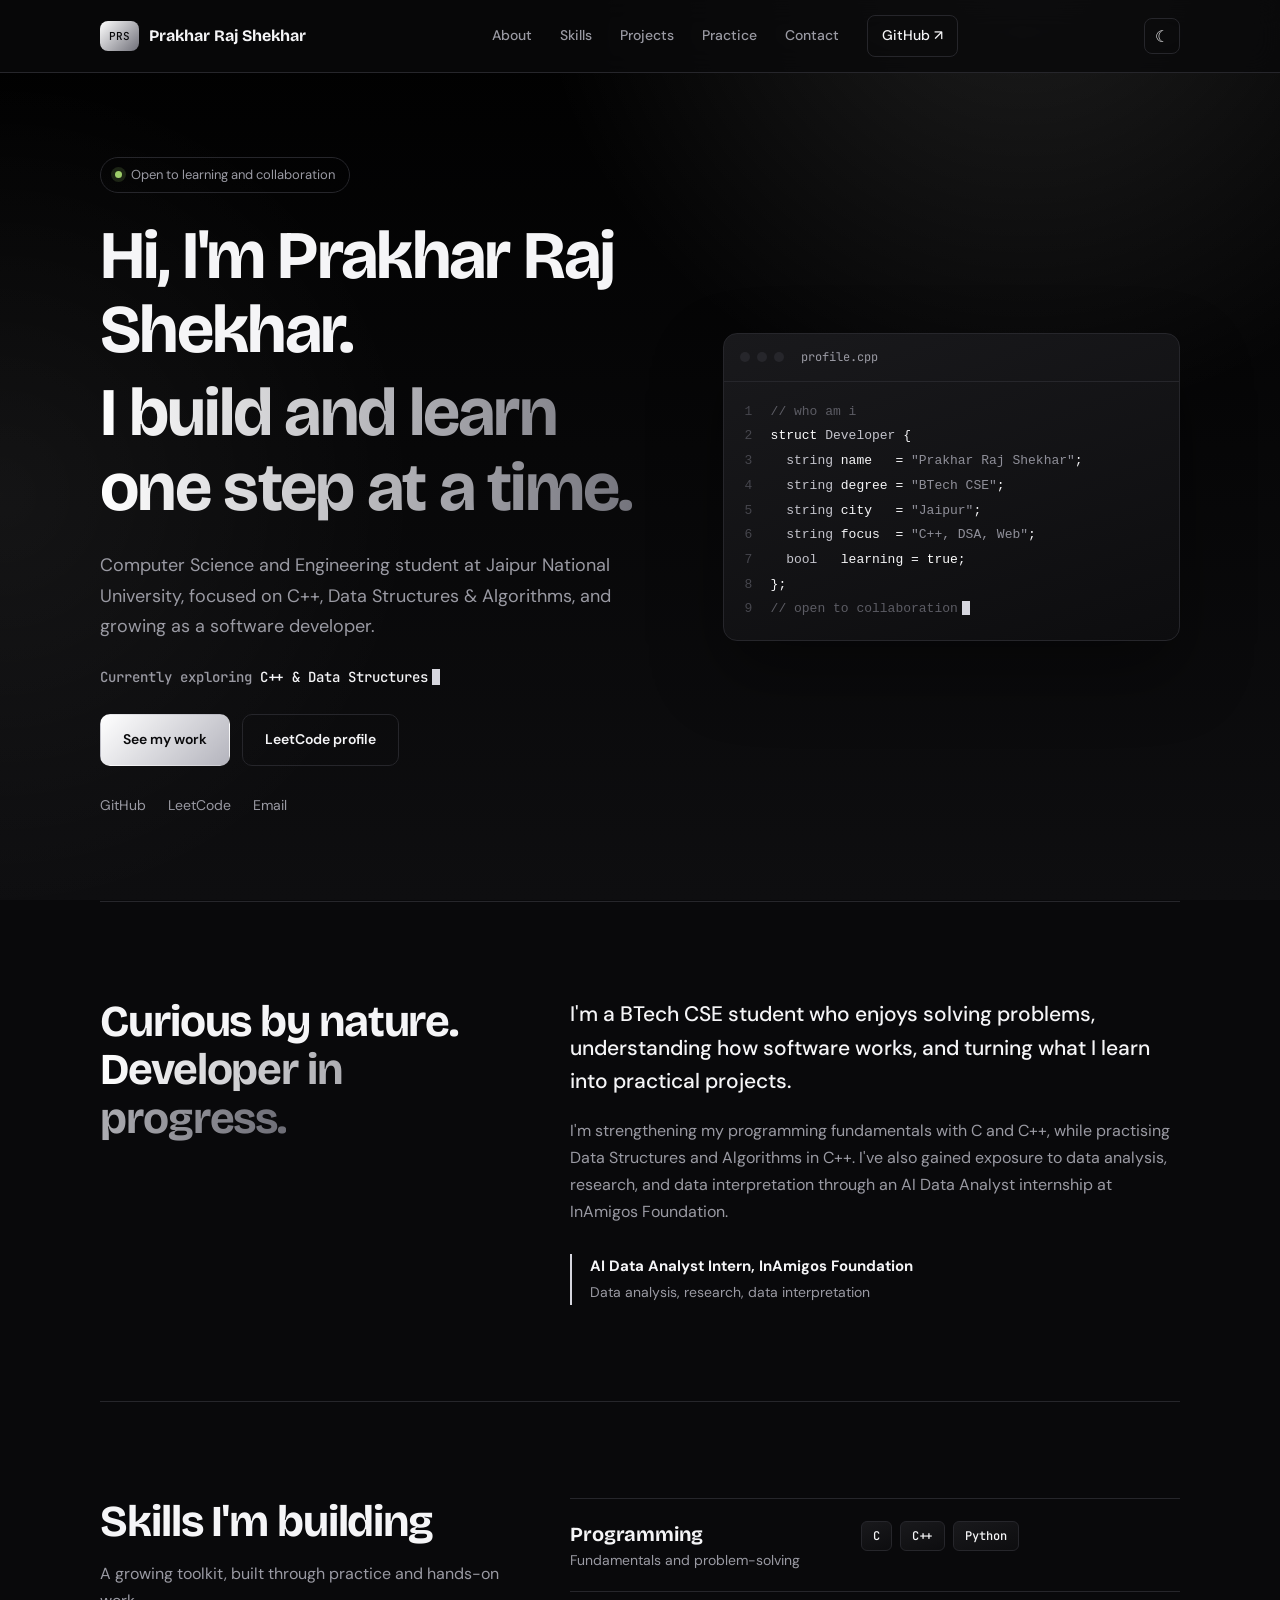
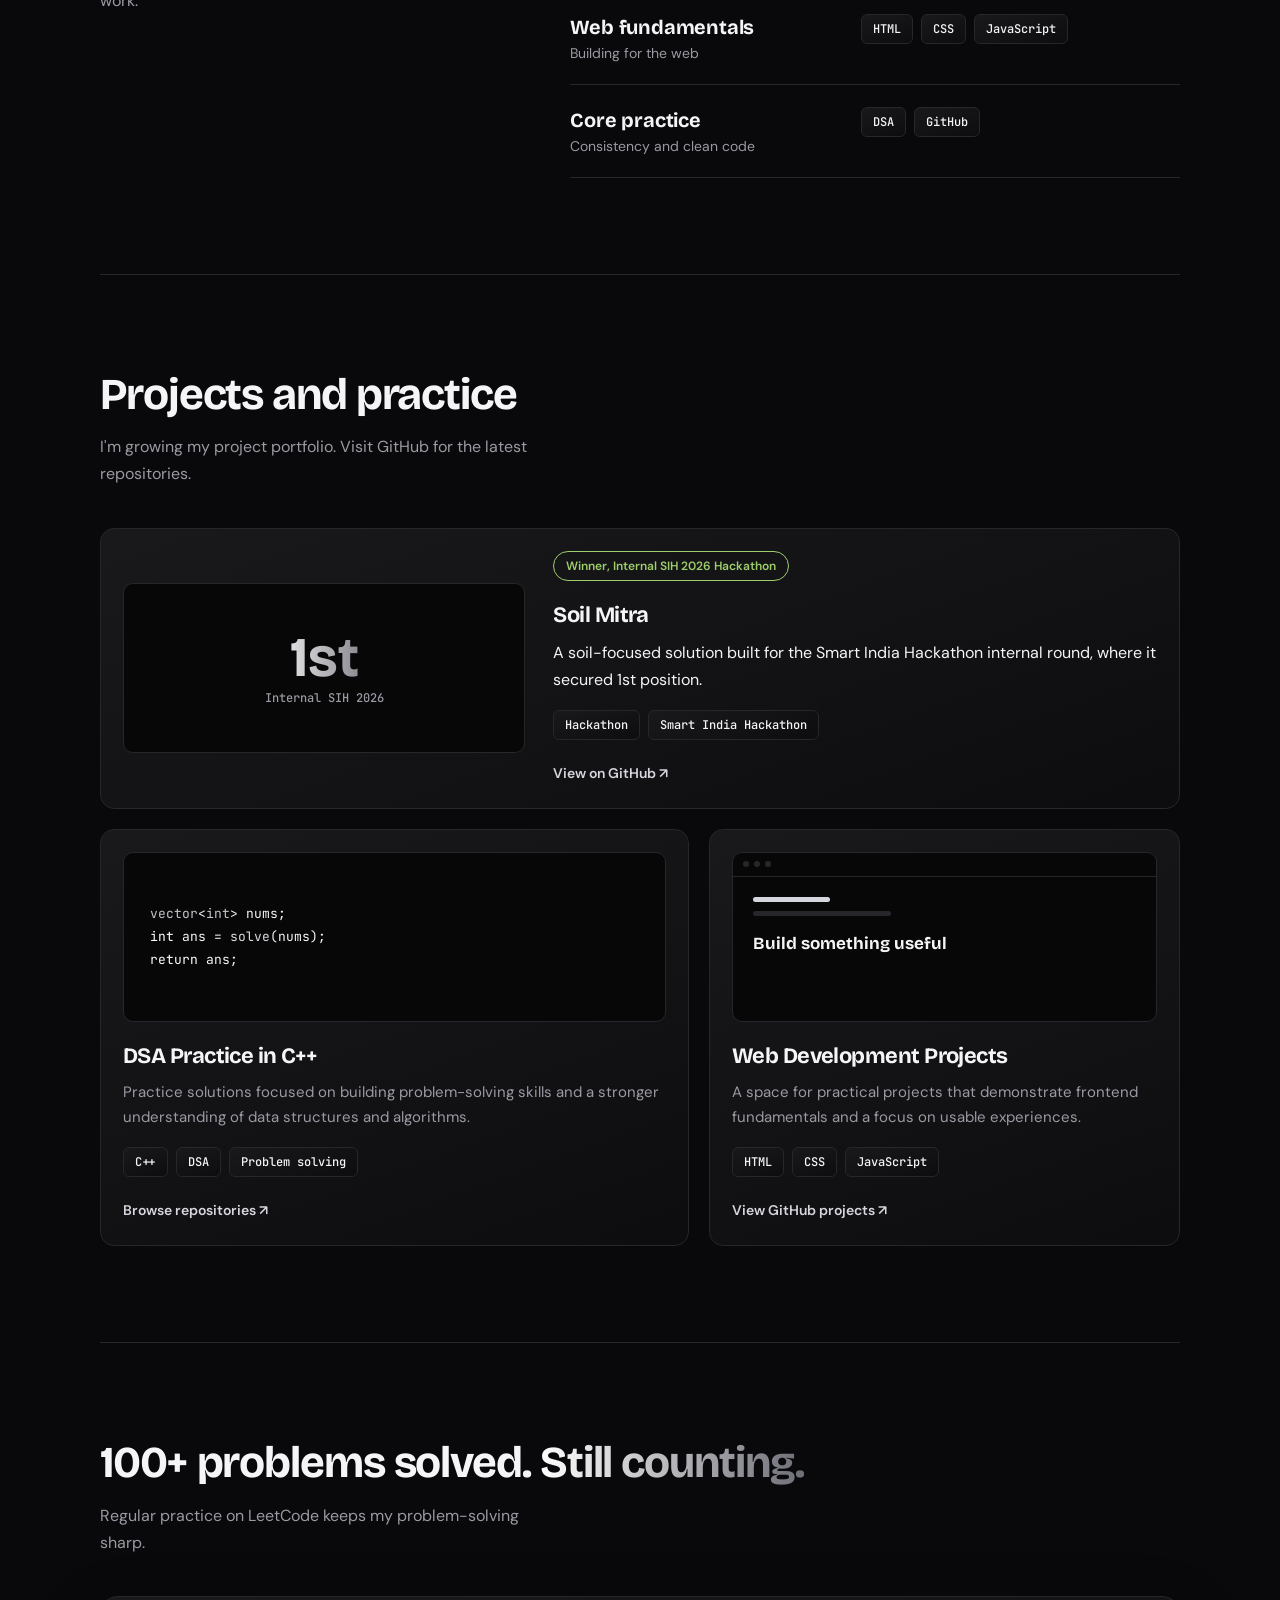
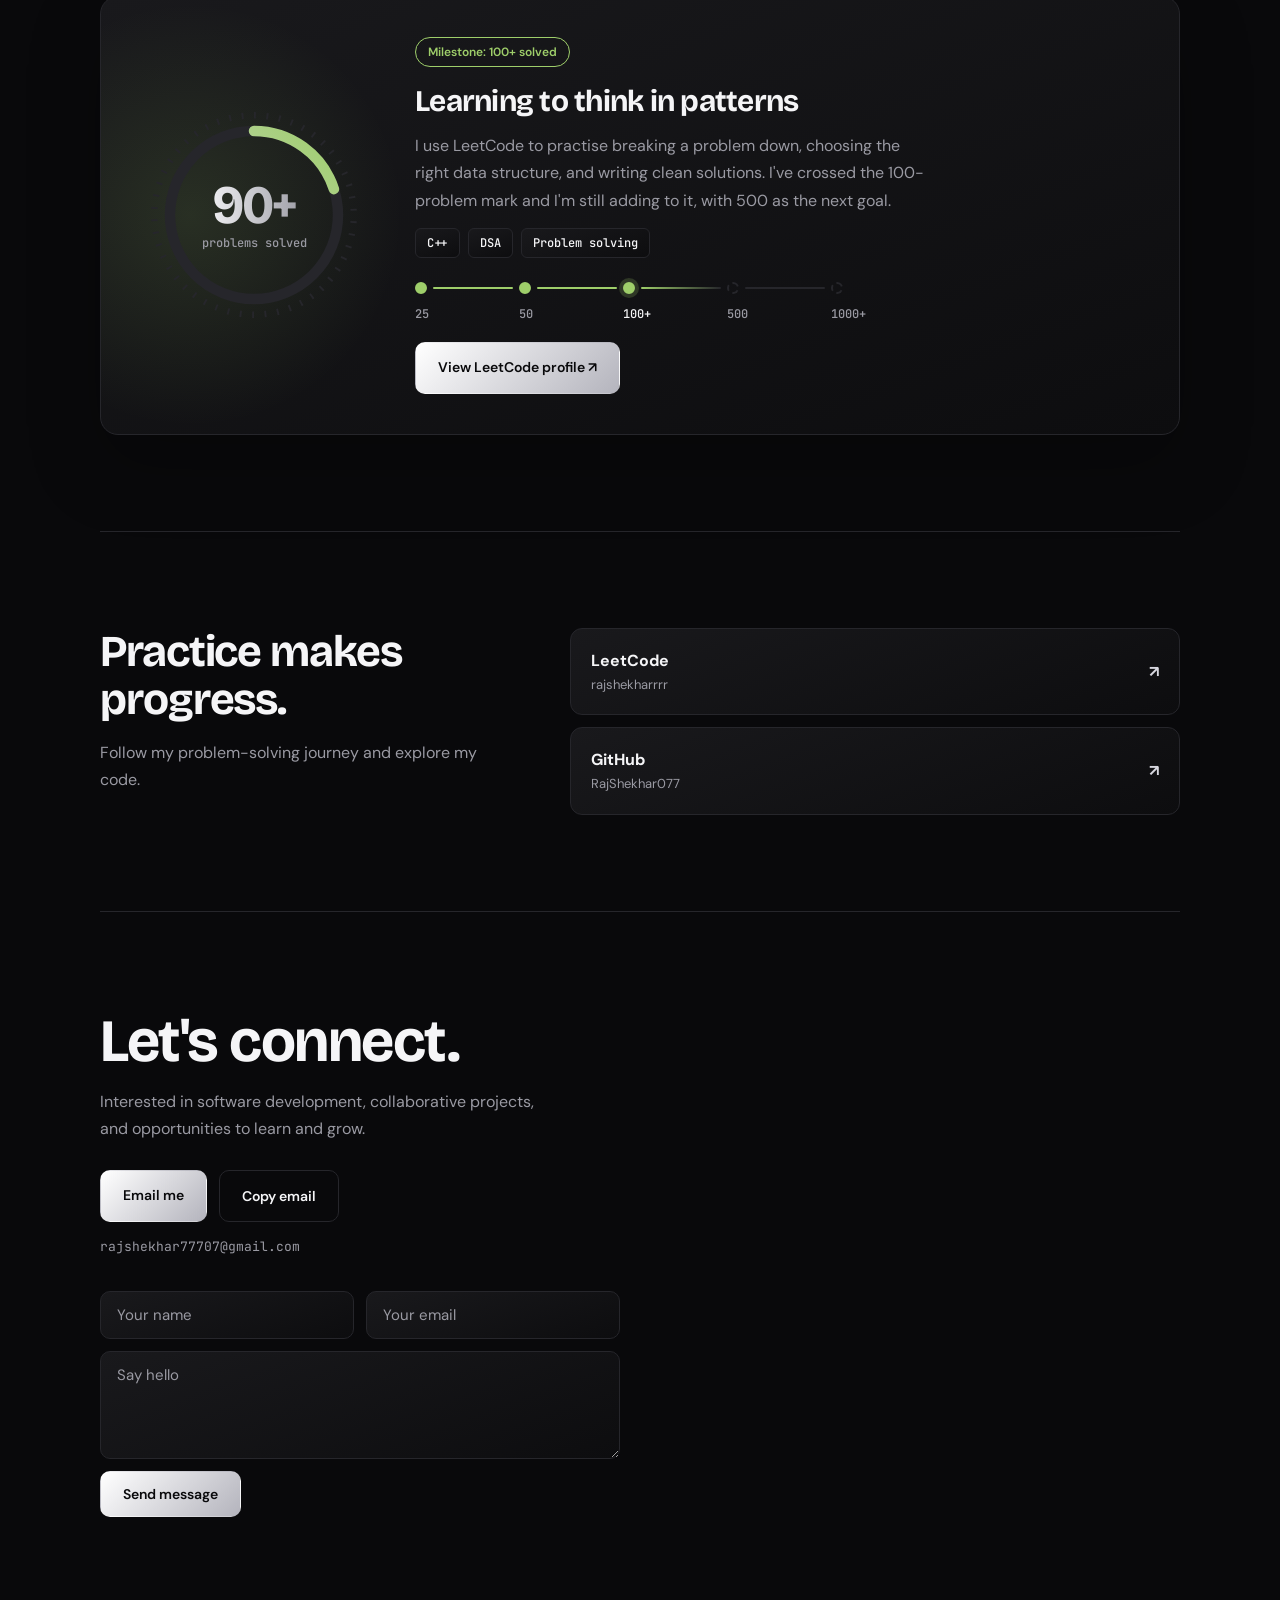
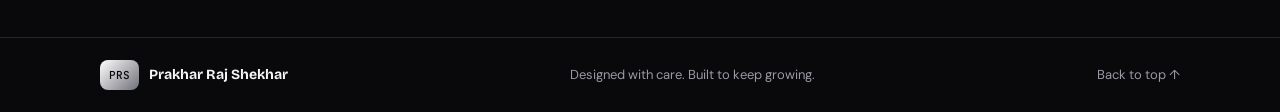
<file: index.html>
<!doctype html>
<html lang="en">
<head>
  <meta charset="utf-8">
  <meta name="viewport" content="width=device-width, initial-scale=1">
  <meta name="theme-color" content="#09090b">
  <link rel="icon" href="data:image/svg+xml,<svg xmlns=%22http://www.w3.org/2000/svg%22 viewBox=%220 0 64 64%22><rect width=%2264%22 height=%2264%22 rx=%2214%22 fill=%22%2309090b%22/><text x=%2232%22 y=%2241%22 font-size=%2226%22 font-family=%22monospace%22 font-weight=%22bold%22 text-anchor=%22middle%22 fill=%22white%22>PRS</text></svg>">
  <meta name="description" content="Portfolio of Prakhar Raj Shekhar, a Computer Science and Engineering student interested in software development and problem-solving.">
  <title>Prakhar Raj Shekhar | Developer Portfolio</title>
  <link rel="preconnect" href="https://fonts.googleapis.com">
  <link rel="preconnect" href="https://fonts.gstatic.com" crossorigin>
  <link href="https://fonts.googleapis.com/css2?family=Bricolage+Grotesque:opsz,wght@12..96,600;12..96,700&family=DM+Sans:wght@400;500;600&family=JetBrains+Mono:wght@400;500&display=swap" rel="stylesheet">
  <link rel="stylesheet" href="style.css">
  <script>try{document.documentElement.dataset.theme=localStorage.getItem("theme")||"dark"}catch(e){document.documentElement.dataset.theme="dark"}document.documentElement.classList.add("js")</script>
</head>
<body>
  <a class="skip" href="#main">Skip to content</a>
  <div class="progress" aria-hidden="true"></div>
  <div class="cursor-glow" aria-hidden="true"></div>
  <header class="site-header">
    <nav class="nav wrap" aria-label="Main navigation">
      <a class="brand" href="#home"><span class="brand-mark">PRS</span><span>Prakhar Raj Shekhar</span></a>
      <div class="nav-links">
        <a href="#about">About</a><a href="#skills">Skills</a><a href="#projects">Projects</a><a href="#leetcode">Practice</a><a href="#contact">Contact</a>
        <a class="nav-cta" href="https://github.com/RajShekhar077" target="_blank" rel="noreferrer">GitHub ↗</a>
      </div>
    <div class="nav-tools"><button class="icon-btn" id="theme" type="button" aria-label="Switch to light theme">☾</button><button class="menu-toggle" type="button" aria-label="Toggle navigation" aria-expanded="false">☰</button></div>
    </nav>
  </header>

  <main id="main">
    <section class="hero wrap" id="home">
      <div class="hero-copy">
        <p class="status"><span class="dot"></span>Open to learning and collaboration</p>
        <h1>Hi, I'm Prakhar Raj Shekhar. <span>I build and learn one step at a time.</span></h1>
        <p class="lead">Computer Science and Engineering student at Jaipur National University, focused on C++, Data Structures &amp; Algorithms, and growing as a software developer.</p>
        <p class="roles">Currently exploring <span id="typed">C++ &amp; Data Structures</span><b class="caret" aria-hidden="true"></b></p>
        <div class="actions">
          <a class="btn primary" href="#projects">See my work</a>
          <a class="btn" href="https://leetcode.com/u/rajshekharrrr/" target="_blank" rel="noreferrer">LeetCode profile</a>
        </div>
        <div class="quick-links">
          <a href="https://github.com/RajShekhar077" target="_blank" rel="noreferrer">GitHub</a>
          <a href="https://leetcode.com/u/rajshekharrrr/" target="_blank" rel="noreferrer">LeetCode</a>
          <a href="mailto:rajshekhar77707@gmail.com">Email</a>
        </div>
      </div>
      <div class="editor" role="img" aria-label="C++ code snippet describing Prakhar: BTech CSE student in Jaipur focused on C++, DSA and web">
        <div class="bar"><i></i><i></i><i></i><span>profile.cpp</span></div>
        <pre class="code"><code><span class="l"><em class="c">// who am i</em></span><span class="l"><em class="k">struct</em> <em class="t">Developer</em> {</span><span class="l">  <em class="t">string</em> name   = <em class="s">"Prakhar Raj Shekhar"</em>;</span><span class="l">  <em class="t">string</em> degree = <em class="s">"BTech CSE"</em>;</span><span class="l">  <em class="t">string</em> city   = <em class="s">"Jaipur"</em>;</span><span class="l">  <em class="t">string</em> focus  = <em class="s">"C++, DSA, Web"</em>;</span><span class="l">  <em class="t">bool</em>   learning = <em class="k">true</em>;</span><span class="l">};</span><span class="l"><em class="c">// open to collaboration</em><b class="caret"></b></span></code></pre>
      </div>
    </section>

    <section class="section wrap split" id="about">
      <h2>Curious by nature. <span>Developer in progress.</span></h2>
      <div class="about-content">
        <p class="big">I'm a BTech CSE student who enjoys solving problems, understanding how software works, and turning what I learn into practical projects.</p>
        <p>I'm strengthening my programming fundamentals with C and C++, while practising Data Structures and Algorithms in C++. I've also gained exposure to data analysis, research, and data interpretation through an AI Data Analyst internship at InAmigos Foundation.</p>
        <div class="note"><strong>AI Data Analyst Intern, InAmigos Foundation</strong><span>Data analysis, research, data interpretation</span></div>
      </div>
    </section>

    <section class="section wrap split" id="skills">
      <div>
        <h2>Skills I'm building</h2>
        <p class="intro">A growing toolkit, built through practice and hands-on work.</p>
      </div>
      <dl class="skill-list">
        <div class="row"><dt>Programming<small>Fundamentals and problem-solving</small></dt><dd class="chips"><span>C</span><span>C++</span><span>Python</span></dd></div>
        <div class="row"><dt>Web fundamentals<small>Building for the web</small></dt><dd class="chips"><span>HTML</span><span>CSS</span><span>JavaScript</span></dd></div>
        <div class="row"><dt>Core practice<small>Consistency and clean code</small></dt><dd class="chips"><span>DSA</span><span>GitHub</span></dd></div>
      </dl>
    </section>

    <section class="section wrap" id="projects">
      <h2>Projects and practice</h2>
      <p class="intro">I'm growing my project portfolio. Visit GitHub for the latest repositories.</p>
      <div class="projects">
        <article class="project featured">
  <div class="visual v-win">
    <strong>1st</strong>
    <span>Internal SIH 2026</span>
  </div>
  <div class="project-body">
    <span class="badge">Winner, Internal SIH 2026 Hackathon</span>
    <!-- TODO: add one line on the problem Soil Mitra solves and your tech stack chips -->
    <h3>Soil Mitra</h3>
    <p>A soil-focused solution built for the Smart India Hackathon internal round, where it secured 1st position.</p>
    <div class="chips"><span>Hackathon</span><span>Smart India Hackathon</span></div>
    <a class="more" href="https://github.com/RajShekhar077/Soil-Mitra" target="_blank" rel="noreferrer">View on GitHub ↗</a>
  </div>
</article>
        <article class="project">
          <div class="visual v-code"><span><em class="t">vector</em>&lt;<em class="t">int</em>&gt; nums;</span><span><em class="k">int</em> ans = <em class="f">solve</em>(nums);</span><span><em class="k">return</em> ans;</span></div>
          <h3>DSA Practice in C++</h3>
          <p>Practice solutions focused on building problem-solving skills and a stronger understanding of data structures and algorithms.</p>
          <div class="chips"><span>C++</span><span>DSA</span><span>Problem solving</span></div>
          <a class="more" href="https://github.com/RajShekhar077/DSA-Practice" target="_blank" rel="noreferrer">Browse repositories ↗</a>
        </article>
        <article class="project">
          <div class="visual v-web"><div class="browser"><i></i><i></i><i></i></div><div class="page"><span></span><span></span><b>Build something useful</b></div></div>
          <h3>Web Development Projects</h3>
          <p>A space for practical projects that demonstrate frontend fundamentals and a focus on usable experiences.</p>
          <div class="chips"><span>HTML</span><span>CSS</span><span>JavaScript</span></div>
          <a class="more" href="https://github.com/RajShekhar077/Web-Development-Projects" target="_blank" rel="noreferrer">View GitHub projects ↗</a>
        </article>
      </div>
    </section>

    <section class="section wrap" id="leetcode">
      <h2>100+ problems solved. <span>Still counting.</span></h2>
      <p class="intro">Regular practice on LeetCode keeps my problem-solving sharp.</p>
      <div class="lc-card">
        <div class="lc-ring" role="img" aria-label="Over 100 LeetCode problems solved">
          <svg viewBox="0 0 200 200" aria-hidden="true">
            <defs><linearGradient id="lcGrad" x1="0" y1="0" x2="1" y2="1"><stop offset="0" style="stop-color:var(--accent)"/><stop offset="1" style="stop-color:var(--green)"/></linearGradient></defs>
            <circle class="ring-ticks" cx="100" cy="100" r="95" pathLength="100"/>
            <circle class="ring-bg" cx="100" cy="100" r="80" pathLength="100"/>
            <circle class="ring-fg" cx="100" cy="100" r="80" pathLength="100"/>
          </svg>
          <div class="ring-label"><strong data-count="100" data-suffix="+">100+</strong><span>problems solved</span></div>
        </div>
        <div class="lc-body">
          <span class="badge">Milestone: 100+ solved</span>
          <h3>Learning to think in patterns</h3>
          <p>I use LeetCode to practise breaking a problem down, choosing the right data structure, and writing clean solutions. I've crossed the 100-problem mark and I'm still adding to it, with 500 as the next goal.</p>
          <div class="chips"><span>C++</span><span>DSA</span><span>Problem solving</span></div>
          <ol class="lc-steps" aria-label="Problems solved milestones"><li class="done">25</li><li class="done">50</li><li class="done now" aria-current="step">100+</li><li class="next">500</li><li class="next">1000+</li></ol>
          <div class="actions"><a class="btn primary" href="https://leetcode.com/u/rajshekharrrr/" target="_blank" rel="noreferrer">View LeetCode profile ↗</a></div>
        </div>
      </div>
    </section>

    <section class="section wrap split" id="coding">
      <div>
        <h2>Practice makes progress.</h2>
        <p class="intro">Follow my problem-solving journey and explore my code.</p>
      </div>
      <div class="link-rows">
        <a href="https://leetcode.com/u/rajshekharrrr/" target="_blank" rel="noreferrer"><span><strong>LeetCode</strong><small>rajshekharrrr</small></span><b>↗</b></a>
        <a href="https://github.com/RajShekhar077" target="_blank" rel="noreferrer"><span><strong>GitHub</strong><small>RajShekhar077</small></span><b>↗</b></a>
      </div>
    </section>

    <section class="section wrap contact" id="contact">
      <h2>Let's connect.</h2>
      <p class="intro">Interested in software development, collaborative projects, and opportunities to learn and grow.</p>
      <div class="actions"><a class="btn primary" href="mailto:rajshekhar77707@gmail.com">Email me</a><button class="btn" id="copy" type="button">Copy email</button></div>
      <p class="email">rajshekhar77707@gmail.com</p>
      <form class="contact-form" aria-label="Send a message">
        <div class="form-row"><input name="name" placeholder="Your name" aria-label="Your name" autocomplete="name" required><input name="email" type="email" placeholder="Your email" aria-label="Your email" autocomplete="email" required></div>
        <textarea name="message" rows="4" placeholder="Say hello" aria-label="Message" required></textarea>
        <button class="btn primary" type="submit">Send message</button>
      </form>
    </section>
  </main>

  <footer class="footer"><div class="wrap footer-inner"><a class="brand" href="#home"><span class="brand-mark">PRS</span><span>Prakhar Raj Shekhar</span></a><p>Designed with care. Built to keep growing.</p><a href="#home">Back to top ↑</a></div></footer>
  <button class="to-top" type="button" aria-label="Back to top">↑</button>
  <div class="toast" role="status" aria-live="polite"></div>
  <script src="script.js"></script>
</body>
</html>
</file>
<file: style.css>
*{box-sizing:border-box}
:root{--bg:#09090b;--panel:linear-gradient(160deg,#19191c,#0d0d0f);--ink:#f5f5f7;--muted:#9a9aa3;--line:#26262b;--accent:#d6d6de;--green:#9ece6a;--font:'DM Sans',system-ui,sans-serif;--display:'Bricolage Grotesque',system-ui,sans-serif;--mono:'JetBrains Mono',ui-monospace,monospace;color-scheme:dark}
html{scroll-behavior:smooth;scroll-padding-top:84px}
body{margin:0;background:var(--bg);color:var(--ink);font:400 16px/1.7 var(--font);-webkit-font-smoothing:antialiased}
body::before{content:"";position:fixed;inset:0;z-index:-1;pointer-events:none;background:radial-gradient(900px circle at 80% -8%,rgba(255,255,255,.12),transparent 55%),radial-gradient(700px circle at 0% 55%,rgba(255,255,255,.05),transparent 60%),linear-gradient(180deg,#000,#0e0e10)}
a{color:inherit;text-decoration:none}
:focus-visible{outline:2px solid var(--accent);outline-offset:3px;border-radius:4px}
h1,h2,h3,p,dl,dd{margin:0}
h1,h2,h3{font-family:var(--display);font-weight:700;line-height:1.1;letter-spacing:-.025em}
h2{font-size:clamp(30px,3.6vw,44px)}
h2 span,h1 span{background:linear-gradient(90deg,#fff,#6d6d76);-webkit-background-clip:text;background-clip:text;color:transparent}
.wrap{width:min(1080px,calc(100% - 48px));margin-inline:auto}

/* header */
.site-header{position:sticky;top:0;z-index:10;background:rgba(9,9,11,.8);backdrop-filter:blur(14px);border-bottom:1px solid var(--line)}
.nav{height:72px;display:flex;align-items:center;justify-content:space-between}
.brand{display:flex;align-items:center;gap:10px;font-family:var(--display);font-weight:700}
.brand-mark{display:grid;place-items:center;height:30px;padding:0 9px;border-radius:8px;background:linear-gradient(135deg,#fff,#6f6f78);color:#09090b;font:500 11px var(--mono)}
.nav-links{display:flex;align-items:center;gap:28px;font-size:14px;font-weight:500;color:var(--muted)}
.nav-links a:hover{color:var(--ink)}
.nav-links .nav-cta{padding:8px 14px;border:1px solid var(--line);border-radius:8px;color:var(--ink)}
.nav-links .nav-cta:hover{border-color:var(--accent)}
.menu-toggle{display:none;border:0;background:none;color:var(--ink);font-size:24px;cursor:pointer}

/* hero */
.hero{display:grid;grid-template-columns:1.1fr .9fr;gap:64px;align-items:center;min-height:calc(100vh - 72px);padding-block:72px}
.status{display:inline-flex;align-items:center;gap:9px;padding:6px 14px;border:1px solid var(--line);border-radius:99px;font-size:13px;color:var(--muted);margin-bottom:26px}
.dot{width:7px;height:7px;border-radius:50%;background:var(--green);box-shadow:0 0 0 4px rgba(158,206,106,.16)}
h1{font-size:clamp(40px,5.6vw,68px);margin-bottom:24px}
h1 span{display:block;margin-top:.12em}
.lead{max-width:520px;color:var(--muted);font-size:18px;margin-bottom:32px}
.actions{display:flex;gap:12px;flex-wrap:wrap;margin-bottom:28px}
.btn{display:inline-flex;align-items:center;justify-content:center;padding:13px 22px;border:1px solid var(--line);border-radius:10px;font-size:14px;font-weight:600;transition:border-color .2s,background .2s}
.btn:hover{border-color:var(--accent)}
.btn.primary{background:linear-gradient(135deg,#fff,#b4b4bd);border-color:transparent;color:#09090b}
.btn.primary:hover{background:linear-gradient(135deg,#fff,#dcdce2);border-color:transparent}
.quick-links{display:flex;gap:22px;font-size:14px;color:var(--muted)}
.quick-links a:hover{color:var(--ink)}

/* code window */
.editor{background:var(--panel);border:1px solid var(--line);border-radius:14px;box-shadow:0 30px 70px rgba(0,0,0,.4);overflow:hidden;font:400 13px/1.9 var(--mono)}
.bar{display:flex;align-items:center;gap:7px;padding:12px 16px;border-bottom:1px solid var(--line)}
.bar i{width:10px;height:10px;border-radius:50%;background:var(--line)}
.bar span{margin-left:10px;color:var(--muted);font-size:12px}
.code{margin:0;padding:18px 0;overflow-x:auto;counter-reset:n}
.code code{display:block;min-width:max-content;padding-right:20px}
.l{display:block;counter-increment:n;white-space:pre}
.l::before{content:counter(n);display:inline-block;width:2.2em;margin-right:1.4em;text-align:right;color:#46464d}
em{font-style:normal}
.c{color:#5c5c64}.k{color:#fff}.t{color:#c4c4cc}.s{color:#8f8f99}.f{color:#dcdce2}
.caret{display:inline-block;width:8px;height:1.1em;margin-left:4px;background:var(--accent);vertical-align:-3px;animation:blink 1.1s steps(1) infinite}

/* sections */
.section{padding-block:96px;border-top:1px solid var(--line)}
.split{display:grid;grid-template-columns:.8fr 1.2fr;gap:64px}
.intro{color:var(--muted);margin-top:14px;max-width:440px}
.about-content{display:grid;gap:18px;color:var(--muted)}
.about-content .big{font-size:21px;line-height:1.6;color:var(--ink);font-weight:500}
.note{display:grid;gap:2px;margin-top:10px;padding-left:18px;border-left:2px solid var(--accent);font-size:14px}
.note strong{color:var(--ink);font-size:15px}

/* skills */
.skill-list .row{display:grid;grid-template-columns:1fr 1.2fr;gap:24px;padding:22px 0;border-top:1px solid var(--line)}
.skill-list .row:last-child{border-bottom:1px solid var(--line)}
.skill-list dt{font:700 20px/1.3 var(--display);letter-spacing:-.01em}
.skill-list small{display:block;margin-top:4px;color:var(--muted);font:400 14px var(--font);letter-spacing:0}
.chips{display:flex;flex-wrap:wrap;gap:8px;align-content:flex-start}
.chips span{padding:4px 11px;border:1px solid var(--line);border-radius:6px;background:var(--panel);font:500 12px/1.7 var(--mono);color:var(--ink)}

/* projects */
.project.featured{grid-column:1/-1;display:grid;grid-template-columns:.8fr 1.2fr;gap:28px;align-items:center}
.project-body{display:flex;flex-direction:column;gap:12px}
.project-body h3{margin-top:0}
.v-win{display:grid;place-content:center;text-align:center;gap:4px;height:100%;min-height:170px}
.v-win strong{font:700 56px/1 var(--display);background:linear-gradient(90deg,#fff,#6d6d76);-webkit-background-clip:text;background-clip:text;color:#c4c4cc;color:transparent}
.v-win span{font:500 12px var(--mono);color:var(--muted)}
.badge{align-self:flex-start;padding:4px 12px;border:1px solid var(--green);border-radius:99px;font-size:12px;font-weight:600;color:var(--green)}
.projects{display:grid;grid-template-columns:1.25fr 1fr;gap:20px;margin-top:40px}
.project{display:flex;flex-direction:column;gap:12px;padding:22px;background:var(--panel);border:1px solid var(--line);border-radius:14px;transition:border-color .2s}
.project:hover{border-color:#4c4c54}
.project h3{font-size:22px;margin-top:10px}
.project>p{color:var(--muted);font-size:15px}
.project .chips{margin-top:4px}
.more{margin-top:auto;padding-top:10px;color:var(--accent);font-size:14px;font-weight:600}
.more:hover{text-decoration:underline}
.visual{height:170px;border-radius:10px;overflow:hidden;background:#070708;border:1px solid var(--line)}
.v-code{display:flex;flex-direction:column;justify-content:center;gap:6px;padding:0 26px;font:400 13px var(--mono)}
.browser{display:flex;gap:5px;align-items:center;height:24px;padding:0 10px;border-bottom:1px solid var(--line)}
.browser i{width:6px;height:6px;border-radius:50%;background:var(--line)}
.page{display:flex;flex-direction:column;gap:9px;padding:20px}
.page span{height:5px;width:36%;border-radius:4px;background:var(--line)}
.page span:first-child{width:20%;background:var(--accent)}
.page b{margin-top:8px;max-width:200px;font:700 17px/1.3 var(--display)}

/* coding, contact */
.link-rows{display:grid;gap:12px;align-content:start}
.link-rows a{display:flex;align-items:center;justify-content:space-between;padding:18px 20px;background:var(--panel);border:1px solid var(--line);border-radius:12px;transition:border-color .2s}
.link-rows a:hover{border-color:var(--accent)}
.link-rows span{display:grid}
.link-rows small{color:var(--muted);font-size:13px}
.link-rows b{color:var(--accent)}
.contact{padding-bottom:120px}
.contact h2{font-size:clamp(38px,5vw,60px)}
.contact .intro{margin-bottom:28px}
.email{margin-top:16px;font:400 13px var(--mono);color:var(--muted)}
.footer{border-top:1px solid var(--line);padding:22px 0;font-size:13px;color:var(--muted)}
.footer-inner{display:flex;align-items:center;justify-content:space-between;gap:20px}
.footer .brand{font-size:14px;color:var(--ink)}
.footer a:last-child:hover{color:var(--ink)}

/* one page-load moment */
.hero-copy>*,.editor{animation:rise .7s cubic-bezier(.2,.7,.2,1) both}
.hero-copy>:nth-child(2){animation-delay:.08s}.hero-copy>:nth-child(3){animation-delay:.16s}.hero-copy>:nth-child(4){animation-delay:.24s}.hero-copy>:nth-child(5){animation-delay:.3s}.editor{animation-delay:.2s}
@keyframes rise{from{opacity:0;transform:translateY(16px)}}
@keyframes blink{50%{opacity:0}}
@media(prefers-reduced-motion:reduce){*{animation:none!important;scroll-behavior:auto!important;transition:none!important}}

@media(max-width:800px){
.hero{grid-template-columns:1fr;gap:40px;min-height:auto;padding-block:56px}
.split{grid-template-columns:1fr;gap:28px}
.section{padding-block:68px}
.projects{grid-template-columns:1fr}
.nav-links{gap:18px}
}
@media(max-width:600px){
.wrap{width:calc(100% - 32px)}
.nav{height:64px}
.menu-toggle{display:block}
.nav-links{display:none;position:absolute;left:16px;right:16px;top:60px;flex-direction:column;align-items:stretch;gap:14px;padding:18px;background:var(--panel);border:1px solid var(--line);border-radius:12px}
.nav-links.open{display:flex}
.nav-links .nav-cta{text-align:center}
.actions{flex-direction:column}
.btn{width:100%}
.skill-list .row{grid-template-columns:1fr;gap:12px}
.footer-inner{flex-wrap:wrap}
.footer-inner p{order:3;width:100%}
}

/* ===== enhancements ===== */
.skip{position:absolute;left:-999px}.skip:focus{left:16px;top:12px;z-index:50;padding:8px 14px;border-radius:8px;background:var(--ink);color:var(--bg)}
.progress{position:fixed;top:0;left:0;width:100%;height:3px;z-index:30;transform-origin:0 50%;transform:scaleX(0);background:linear-gradient(90deg,var(--accent),var(--green))}
.cursor-glow{position:fixed;left:0;top:0;width:520px;height:520px;margin:-260px 0 0 -260px;border-radius:50%;pointer-events:none;z-index:-1;opacity:0;transition:opacity .4s;background:radial-gradient(circle,rgba(255,255,255,.07),transparent 65%)}
.nav-tools{display:flex;align-items:center;gap:10px}
.icon-btn{width:36px;height:36px;display:grid;place-items:center;border:1px solid var(--line);border-radius:8px;background:none;color:var(--ink);font-size:16px;cursor:pointer;transition:border-color .2s}
.icon-btn:hover{border-color:var(--accent)}
.nav-links a:not(.nav-cta){position:relative;transition:color .2s}
.nav-links a.active{color:var(--ink)}
.nav-links a.active:not(.nav-cta)::after{content:"";position:absolute;left:0;right:0;bottom:-8px;height:2px;border-radius:2px;background:var(--accent)}
.dot{animation:pulse 2.2s ease-out infinite}
@keyframes pulse{from{box-shadow:0 0 0 0 rgba(158,206,106,.45)}to{box-shadow:0 0 0 10px rgba(158,206,106,0)}}
.roles{margin:-6px 0 28px;font:500 14px var(--mono);color:var(--muted)}.roles #typed{color:var(--ink)}
.hero-copy>:nth-child(6){animation-delay:.36s}
.js .editor .l{opacity:0;animation:lineIn .45s ease forwards;animation-delay:calc(.55s + var(--i,0)*.11s)}
@keyframes lineIn{from{opacity:0;transform:translateX(-10px)}to{opacity:1;transform:none}}

/* stats */
.stats{display:grid;grid-template-columns:repeat(auto-fit,minmax(190px,1fr));gap:16px;padding-bottom:72px}
.stat{padding:22px;background:var(--panel);border:1px solid var(--line);border-radius:14px}
.stat strong{display:block;margin-bottom:8px;font:700 44px/1 var(--display);letter-spacing:-.03em}
.stat span{color:var(--muted);font-size:14px}

/* scroll reveal + card spotlight */
.js .reveal{opacity:0;transform:translateY(24px);transition:opacity .7s cubic-bezier(.2,.7,.2,1),transform .7s cubic-bezier(.2,.7,.2,1),translate .25s,border-color .2s;transition-delay:var(--d,0s),var(--d,0s),0s,0s}
.js .reveal.in{opacity:1;transform:none}
.project,.lc-card,.link-rows a{position:relative;overflow:hidden}
.project::after,.lc-card::after,.link-rows a::after{content:"";position:absolute;inset:0;pointer-events:none;opacity:0;transition:opacity .3s;background:radial-gradient(340px circle at var(--mx,50%) var(--my,50%),rgba(255,255,255,.08),transparent 60%)}
.project:hover::after,.lc-card:hover::after,.link-rows a:hover::after{opacity:1}
.project:hover{translate:0 -4px}
.chips span{transition:transform .2s,border-color .2s}.chips span:hover{transform:translateY(-2px);border-color:var(--accent)}

/* leetcode milestone */
.lc-card{display:grid;grid-template-columns:auto 1fr;gap:56px;align-items:center;margin-top:40px;padding:40px 48px;background:var(--panel);border:1px solid var(--line);border-radius:18px;box-shadow:0 30px 70px rgba(0,0,0,.25)}
.lc-card::before{content:"";position:absolute;left:-140px;top:50%;width:460px;height:460px;margin-top:-230px;border-radius:50%;pointer-events:none;background:radial-gradient(circle,rgba(158,206,106,.14),transparent 65%)}
.lc-ring{position:relative;z-index:1;width:210px;aspect-ratio:1}
.lc-ring svg{display:block;width:100%;height:100%;overflow:visible}
.lc-ring circle{fill:none;transform-box:fill-box;transform-origin:center;transform:rotate(-90deg)}
.ring-ticks{stroke:var(--line);stroke-width:6;stroke-dasharray:.3 1.7}
.ring-bg{stroke:var(--line);stroke-width:10}
.ring-fg{stroke:url(#lcGrad);stroke-width:10;stroke-linecap:round;stroke-dasharray:100;stroke-dashoffset:80}
.js .lc-card .ring-fg{stroke-dashoffset:100}
.js .lc-card.in .ring-fg{stroke-dashoffset:80;transition:stroke-dashoffset 1.5s cubic-bezier(.2,.7,.2,1) .3s}
.ring-label{position:absolute;inset:0;display:grid;place-content:center;gap:2px;text-align:center}
.ring-label strong{font:700 54px/1 var(--display);letter-spacing:-.04em;font-variant-numeric:tabular-nums;background:linear-gradient(90deg,var(--ink),var(--muted));-webkit-background-clip:text;background-clip:text;color:transparent}
.ring-label span{font:500 12px var(--mono);color:var(--muted)}
.lc-body{position:relative;z-index:1;display:flex;flex-direction:column;gap:14px;min-width:0}
.lc-body h3{font-size:clamp(24px,2.6vw,30px);margin-top:4px}
.lc-body>p{max-width:520px;color:var(--muted)}
.lc-body .actions{margin:6px 0 0}
.lc-steps{list-style:none;display:grid;grid-template-columns:repeat(5,1fr);max-width:520px;margin:10px 0 0;padding:0}
.lc-steps li{position:relative;padding-top:24px;font:500 12px var(--mono);color:var(--muted)}
.lc-steps li::before{content:"";box-sizing:border-box;position:absolute;left:0;top:0;width:12px;height:12px;border-radius:50%;border:2px solid var(--line);background:transparent;transition:background .4s,border-color .4s,box-shadow .4s}
.lc-steps li::after{content:"";position:absolute;left:18px;right:6px;top:5px;height:2px;border-radius:2px;background:var(--line);transition:background .4s}
.lc-steps li:last-child::after{display:none}
.lc-steps li.now{color:var(--ink)}
.lc-card.in .lc-steps li.done::before{background:var(--green);border-color:var(--green)}
.lc-card.in .lc-steps li.done::after{background:var(--green)}
.lc-card.in .lc-steps li.now::after{background:linear-gradient(90deg,var(--green),var(--line))}
.lc-card.in .lc-steps li.now::before{box-shadow:0 0 0 4px rgba(158,206,106,.2)}
.lc-steps li.next::before{border-style:dashed}
.lc-steps li:nth-child(1)::before{transition-delay:.5s}.lc-steps li:nth-child(1)::after{transition-delay:.65s}
.lc-steps li:nth-child(2)::before{transition-delay:.8s}.lc-steps li:nth-child(2)::after{transition-delay:.95s}
.lc-steps li:nth-child(3)::before{transition-delay:1.1s}.lc-steps li:nth-child(3)::after{transition-delay:1.25s}
[data-theme=light] .lc-card{box-shadow:0 20px 50px rgba(0,0,0,.08)}
[data-theme=light] .lc-card::before{background:radial-gradient(circle,rgba(63,125,31,.12),transparent 65%)}
@media(max-width:800px){
.lc-card{grid-template-columns:1fr;gap:32px;padding:32px 24px}
.lc-ring{justify-self:center;width:190px}
}

/* contact form, toast, back-to-top */
button.btn{font-family:inherit;cursor:pointer;background:none;color:var(--ink)}
.contact .actions{margin-bottom:0}
.contact-form{display:grid;gap:12px;max-width:520px;margin-top:36px}
.form-row{display:flex;gap:12px;flex-wrap:wrap}.form-row input{flex:1 1 200px}
.contact-form input,.contact-form textarea{width:100%;padding:13px 16px;background:var(--panel);border:1px solid var(--line);border-radius:10px;color:var(--ink);font:400 15px var(--font);resize:vertical}
.contact-form input::placeholder,.contact-form textarea::placeholder{color:var(--muted)}
.contact-form input:focus,.contact-form textarea:focus{outline:0;border-color:var(--accent)}
.contact-form .btn{justify-self:start}
.to-top{position:fixed;right:20px;bottom:20px;z-index:20;width:44px;height:44px;border-radius:50%;border:1px solid var(--line);background:var(--panel);color:var(--ink);font-size:18px;cursor:pointer;opacity:0;pointer-events:none;transform:translateY(10px);transition:opacity .25s,transform .25s,border-color .2s}
.to-top.show{opacity:1;pointer-events:auto;transform:none}.to-top:hover{border-color:var(--accent)}
.toast{position:fixed;left:50%;bottom:28px;z-index:40;translate:-50% 20px;padding:10px 18px;border-radius:99px;background:var(--ink);color:var(--bg);font:500 13px var(--mono);opacity:0;pointer-events:none;transition:opacity .3s,translate .3s}
.toast.show{opacity:1;translate:-50% 0}

/* light theme (code windows stay dark) */
[data-theme=light]{--bg:#f6f6f8;--panel:linear-gradient(160deg,#fff,#f0f0f3);--ink:#111114;--muted:#5c5c66;--line:#dcdce2;--accent:#2b2b33;--green:#3f7d1f;color-scheme:light}
[data-theme=light] body::before{background:radial-gradient(900px circle at 80% -8%,rgba(0,0,0,.06),transparent 55%),linear-gradient(180deg,#fff,#eeeef2)}
[data-theme=light] h1 span,[data-theme=light] h2 span{background:linear-gradient(90deg,#111114,#7a7a85);-webkit-background-clip:text;background-clip:text}
[data-theme=light] .site-header{background:rgba(246,246,248,.8)}
[data-theme=light] .brand-mark{background:linear-gradient(135deg,#111114,#55555e);color:#fff}
[data-theme=light] .btn.primary{background:#111114;color:#fff}
[data-theme=light] .btn.primary:hover{background:#2b2b33}
[data-theme=light] .editor,[data-theme=light] .visual{--ink:#f5f5f7;--muted:#9a9aa3;--line:#26262b;--panel:linear-gradient(160deg,#19191c,#0d0d0f)}
[data-theme=light] .cursor-glow{background:radial-gradient(circle,rgba(0,0,0,.06),transparent 65%)}
[data-theme=light] .project::after,[data-theme=light] .lc-card::after,[data-theme=light] .link-rows a::after{background:radial-gradient(340px circle at var(--mx,50%) var(--my,50%),rgba(0,0,0,.05),transparent 60%)}

/* responsive nav: menu from 800px down */
@media(max-width:800px){
.menu-toggle{display:block}
.brand span:last-child{display:none}
.footer .brand span:last-child{display:inline}
.nav-links{display:none;position:absolute;left:24px;right:24px;top:68px;flex-direction:column;align-items:stretch;gap:14px;padding:18px;background:var(--panel);border:1px solid var(--line);border-radius:12px}
.nav-links.open{display:flex}
.nav-links .nav-cta{text-align:center}
.nav-links a.active:not(.nav-cta)::after{display:none}
}
@media(max-width:600px){.nav-links{left:16px;right:16px;top:60px}.stat strong{font-size:36px}}
@media(prefers-reduced-motion:reduce){.js .reveal,.js .editor .l{opacity:1!important;transform:none!important}.cursor-glow{display:none}}
</file>
